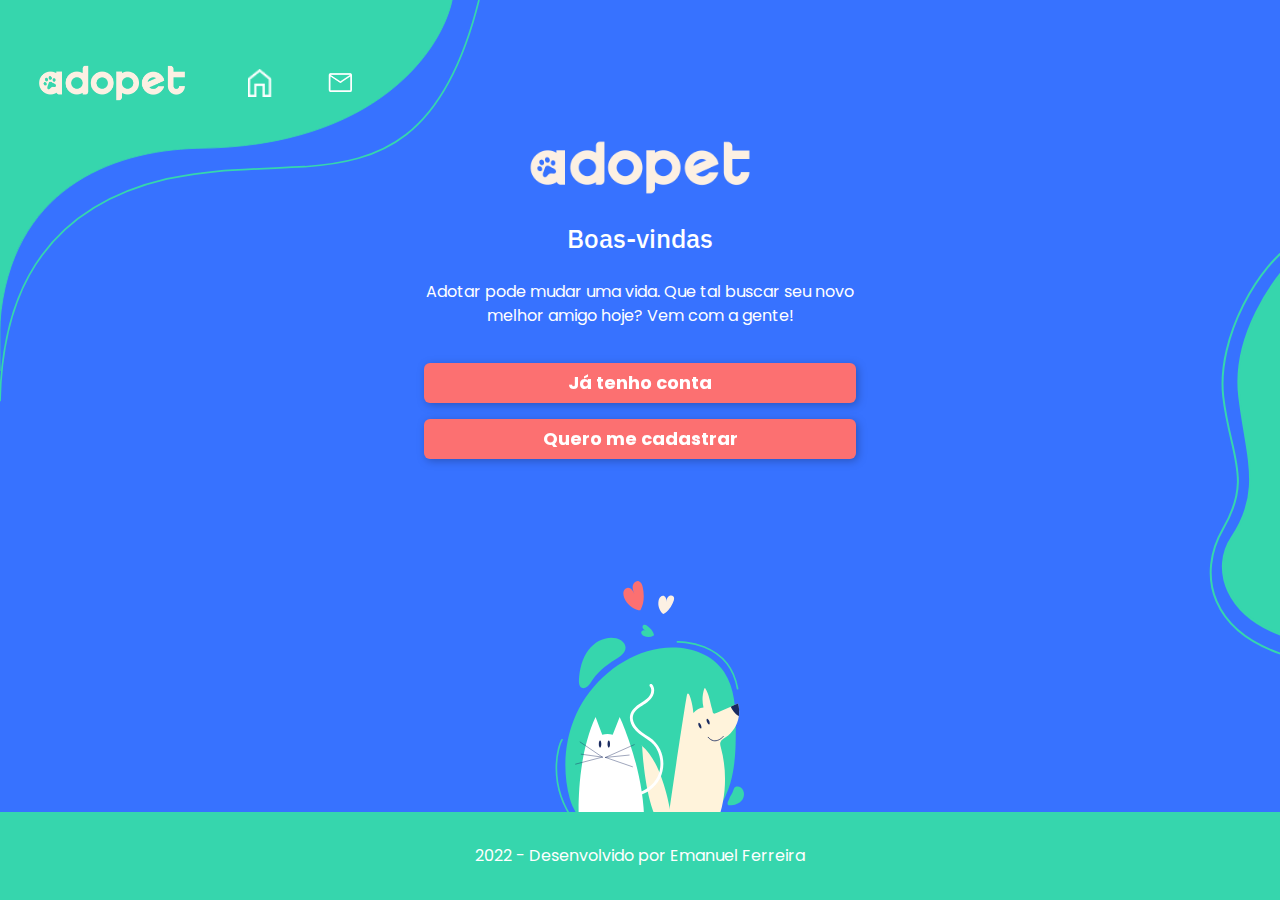
<file: index.html>
<!DOCTYPE html>
<html lang="pt-br">
<head>
    <meta charset="UTF-8">
    <meta http-equiv="X-UA-Compatible" content="IE=edge">
    <meta name="viewport" content="width=device-width, initial-scale=1.0">
    <title>adopet - inicio</title>
    <link rel="stylesheet" href="assets/css/reset.css">
    <link rel="stylesheet" href="assets/css/style.css">
    <link rel="stylesheet" href="assets/css/inicio.css">
</head>
<body>
    <div class="container inicio">
        <header>
            <img src="assets/vectors/Forma 1.svg" alt="forma 1">
            <div class="menu">
                <ul class="menu__lista">
                    <li class="menu-lista__itens"><a href="index.html"><img class="menu-logo" src="assets/img/adopet-logo1.png" alt=""></a></li>
                    <li class="menu-lista__itens"><a href="home.html"><img class="menu-lista-itens__img" src="assets/vectors/Casa.png" alt="casa"></a></li>
                    <li class="menu-lista__itens"><a href="mensagem.html"><img class="menu-lista-itens__img" src="assets/vectors/Mensagens.png" alt="mensagens"></a></li>
                </ul>
            </div>
        </header>
        <main>
            <div class="main-container">
                <img src="assets/img/adopet-logo1.png" alt="" class="main__logo">
                <h3>Boas-vindas</h3>
                <p class="p-mobile">Que tal mudar sua vida adotando seu novo melhor amigo? Vem com a gente!</p>
                <p class="p-desktop">Adotar pode mudar uma vida. Que tal buscar seu novo melhor amigo hoje? Vem com a gente!</p>
                <div class="main__botoes">
                    <a href="login.html"><button class="botao">Já tenho conta</button></a>
                    <a href="cadastro.html"><button class="botao">Quero me cadastrar</button></a>
                </div>
            </div>
            <img class="forma-lateral" src="assets/vectors/Forma 2.svg" alt="forma2">
        </main>
        <footer>
            <img src="assets/vectors/Ilustração 1.svg" alt="ilustracao1" class="footer__img">
            <div class="footer-container">
                <p>2022 - Desenvolvido por Emanuel Ferreira</p>
            </div>
        </footer>
    </div>
</body>
</html>
</file>
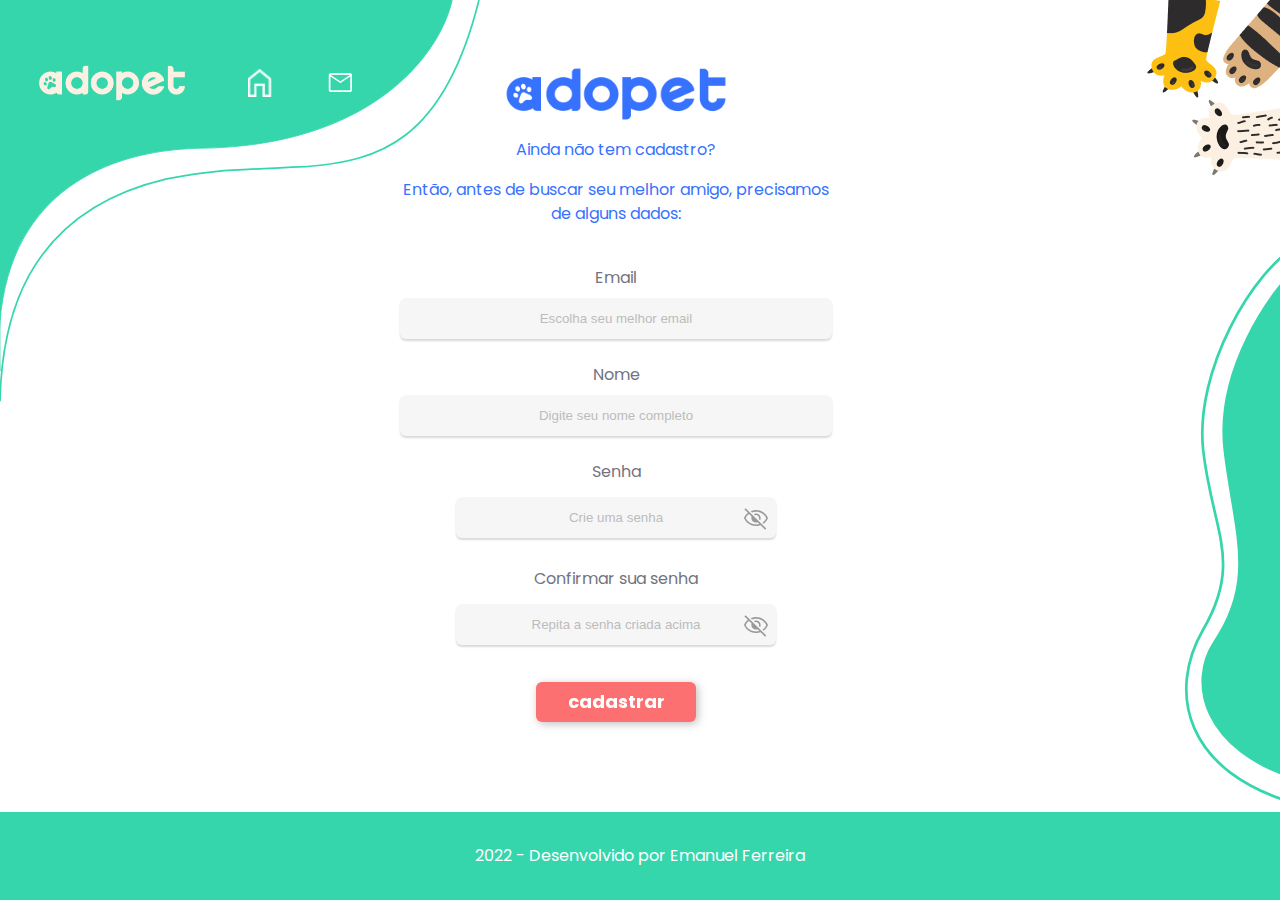
<file: cadastro.html>
<!DOCTYPE html>
<html lang="pt-br">
<head>
    <meta charset="UTF-8">
    <meta http-equiv="X-UA-Compatible" content="IE=edge">
    <meta name="viewport" content="width=device-width, initial-scale=1.0">
    <title>adopet - cadastro</title>
    <link rel="stylesheet" href="assets/css/reset.css">
    <link rel="stylesheet" href="assets/css/style.css">
    <link rel="stylesheet" href="assets/css/cadastro.css">
</head>
<body>
    <div class="container cadastro">
        <img class="patas" src="assets/vectors/Patas.png" alt="">
        <header>
            <img src="assets/vectors/Forma 1.svg" alt="forma 1">
            <div class="menu">
                <ul class="menu__lista">
                    <li class="menu-lista__itens"><a href="index.html"><img class="menu-logo" src="assets/img/adopet-logo1.png" alt=""></a></li>
                    <li class="menu-lista__itens"><a href="home.html"><img class="menu-lista-itens__img" src="assets/vectors/Casa.png" alt="casa"></a></li>
                    <li class="menu-lista__itens"><a href="mensagem.html"><img class="menu-lista-itens__img" src="assets/vectors/Mensagens.png" alt="mensagens"></a></li>
                </ul>
            </div>
        </header>
        <main>
            <div class="main-container">
                <img src="assets/img/adopet-logo2.png" alt="" class="cadastro__logo">
                <p>Ainda não tem cadastro?</p>
                <p>Então, antes de buscar seu melhor amigo, precisamos de alguns dados:</p>
                <form action="">
                    <label for="email">Email</label>
                    <input placeholder="Escolha seu melhor email" type="email" name="email" id="email">
                    <label for="nome">Nome</label>
                    <input placeholder="Digite seu nome completo" type="text" name="nome" id="nome">
                    <label for="senha">Senha</label>
                    <div class="senha-container">
                        <input class="senha" placeholder="Crie uma senha" type="password" name="senha" id="senha">
                        <img src="assets/vectors/preguica.svg" class="mudar" alt="mudar visibilidade">
                    </div>
                    <label for="confirmarSenha">Confirmar sua senha</label>
                    <div class="senha-container">
                        <input class="senha" placeholder="Repita a senha criada acima" type="password" name="confirmarSenha" id="confirmarSenha">
                        <img src="assets/vectors/preguica.svg" class="mudar" alt="mudar visibilidade" id="mudarConfirmarSenha">
                    </div>
                    <button type="submit" class="botao">cadastrar</button>
                </form>
            </div>
            <img class="forma-lateral" src="assets/vectors/Forma 2 flipada.svg" alt="forma2">
            <img class="forma-lateral" src="assets/vectors/Forma 2.svg" alt="forma2">
        </main>
        <footer>
            <div class="footer-container">
                <p>2022 - Desenvolvido por Emanuel Ferreira</p>
            </div>
        </footer>
    </div>
    <script src="assets/scripts/toggleView.js"></script>
</body>
</html>
</file>
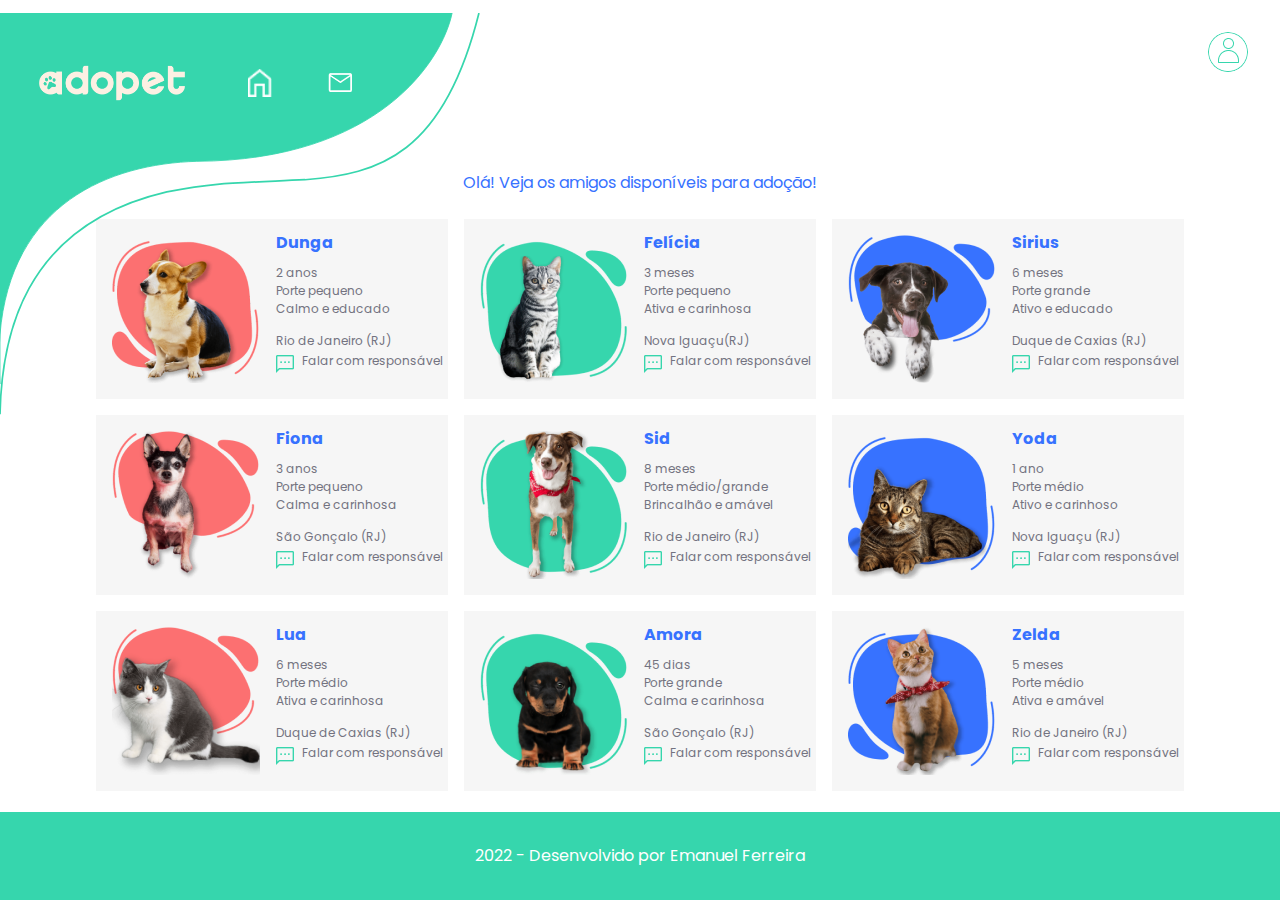
<file: home.html>
<!DOCTYPE html>
<html lang="pt-br">
<head>
    <meta charset="UTF-8">
    <meta http-equiv="X-UA-Compatible" content="IE=edge">
    <meta name="viewport" content="width=device-width, initial-scale=1.0">
    <title>adopet - home</title>
    <link rel="stylesheet" href="assets/css/reset.css">
    <link rel="stylesheet" href="assets/css/style.css">
    <link rel="stylesheet" href="assets/css/home.css">
</head>
<body>
    <div class="container home">
        <a href="perfil.html"><img src="assets/vectors/Usuário.png" class="imgUsuario" alt="imagem do usuario"></a>
        <header>
            <img src="assets/vectors/Forma 1.svg" alt="forma 1">
            <div class="menu">
                <ul class="menu__lista">
                    <li class="menu-lista__itens"><a href="index.html"><img class="menu-logo" src="assets/img/adopet-logo1.png" alt=""></a></li>
                    <li class="menu-lista__itens"><a href="home.html"><img class="menu-lista-itens__img" src="assets/vectors/Casa.png" alt="casa"></a></li>
                    <li class="menu-lista__itens"><a href="mensagem.html"><img class="menu-lista-itens__img" src="assets/vectors/Mensagens.png" alt="mensagens"></a></li>
                </ul>
            </div>
        </header>
        <main>
            <p class="home-texto">Olá! Veja os amigos disponíveis para adoção!</p>
            <div class="pets">
                <div class="pet-card">
                    <img src="assets/img/Imagem Dunga.png" alt="Dunga" class="pet__img">
                    <p class="pet__nome">Dunga</p>
                    <div class="pet__informacoes">
                        <p>2 anos</p>
                        <p>Porte pequeno</p>
                        <p>Calmo e educado</p>
                    </div>
                    <p class="pet__localizacao">Rio de Janeiro (RJ)</p>
                    <div class="pet__responsavel">
                        <img src="assets/vectors/ícone mensagem.png" alt="" class="pet-responsavel__icon">
                        <p class="pet-responsavel__texto">Falar com responsável</p>
                    </div>
                </div>
                <div class="pet-card">
                    <img src="assets/img/Imagens Felícia.png" alt="Felícia" class="pet__img">
                    <p class="pet__nome">Felícia</p>
                    <div class="pet__informacoes">
                        <p>3 meses</p>
                        <p>Porte pequeno</p>
                        <p>Ativa e carinhosa</p>
                    </div>
                    <p class="pet__localizacao">Nova Iguaçu(RJ)</p>
                    <div class="pet__responsavel">
                        <img src="assets/vectors/ícone mensagem.png" alt="" class="pet-responsavel__icon">
                        <p class="pet-responsavel__texto">Falar com responsável</p>
                    </div>
                </div>
                <div class="pet-card">
                    <img src="assets/img/Imagem - sirius.png" alt="Sirius" class="pet__img">
                    <p class="pet__nome">Sirius</p>
                    <div class="pet__informacoes">
                        <p>6 meses</p>
                        <p>Porte grande</p>
                        <p>Ativo e educado</p>
                    </div>
                    <p class="pet__localizacao">Duque de Caxias (RJ)</p>
                    <div class="pet__responsavel">
                        <img src="assets/vectors/ícone mensagem.png" alt="" class="pet-responsavel__icon">
                        <p class="pet-responsavel__texto">Falar com responsável</p>
                    </div>
                </div>
                <div class="pet-card">
                    <img src="assets/img/Imagem-Fiona.png" alt="Fiona" class="pet__img">
                    <p class="pet__nome">Fiona</p>
                    <div class="pet__informacoes">
                        <p>3 anos</p>
                        <p>Porte pequeno</p>
                        <p>Calma e carinhosa</p>
                    </div>
                    <p class="pet__localizacao">São Gonçalo (RJ)</p>
                    <div class="pet__responsavel">
                        <img src="assets/vectors/ícone mensagem.png" alt="" class="pet-responsavel__icon">
                        <p class="pet-responsavel__texto">Falar com responsável</p>
                    </div>
                </div>
                <div class="pet-card">
                    <img src="assets/img/Imagem - Sid.png" alt="Sid" class="pet__img">
                    <p class="pet__nome">Sid</p>
                    <div class="pet__informacoes">
                        <p>8 meses</p>
                        <p>Porte médio/grande</p>
                        <p>Brincalhão e amável</p>
                    </div>
                    <p class="pet__localizacao">Rio de Janeiro (RJ)</p>
                    <div class="pet__responsavel">
                        <img src="assets/vectors/ícone mensagem.png" alt="" class="pet-responsavel__icon">
                        <p class="pet-responsavel__texto">Falar com responsável</p>
                    </div>
                </div>
                <div class="pet-card">
                    <img src="assets/img/Imagem - Yoda.png" alt="Yoda" class="pet__img">
                    <p class="pet__nome">Yoda</p>
                    <div class="pet__informacoes">
                        <p>1 ano</p>
                        <p>Porte médio</p>
                        <p>Ativo e carinhoso</p>
                    </div>
                    <p class="pet__localizacao">Nova Iguaçu (RJ)</p>
                    <div class="pet__responsavel">
                        <img src="assets/vectors/ícone mensagem.png" alt="" class="pet-responsavel__icon">
                        <p class="pet-responsavel__texto">Falar com responsável</p>
                    </div>
                </div>
                <div class="pet-card">
                    <img src="assets/img/Imagenm Lua.png" alt="Lua" class="pet__img">
                    <p class="pet__nome">Lua</p>
                    <div class="pet__informacoes">
                        <p>6 meses</p>
                        <p>Porte médio</p>
                        <p>Ativa e carinhosa</p>
                    </div>
                    <p class="pet__localizacao">Duque de Caxias (RJ)</p>
                    <div class="pet__responsavel">
                        <img src="assets/vectors/ícone mensagem.png" alt="" class="pet-responsavel__icon">
                        <p class="pet-responsavel__texto">Falar com responsável</p>
                    </div>
                </div>
                <div class="pet-card">
                    <img src="assets/img/Imagem - Amora.png" alt="Amora" class="pet__img">
                    <p class="pet__nome">Amora</p>
                    <div class="pet__informacoes">
                        <p>45 dias</p>
                        <p>Porte grande</p>
                        <p>Calma e carinhosa</p>
                    </div>
                    <p class="pet__localizacao">São Gonçalo (RJ)</p>
                    <div class="pet__responsavel">
                        <img src="assets/vectors/ícone mensagem.png" alt="" class="pet-responsavel__icon">
                        <p class="pet-responsavel__texto">Falar com responsável</p>
                    </div>
                </div>
                <div class="pet-card">
                    <img src="assets/img/Imagem - Zelda.png" alt="Zelda" class="pet__img">
                    <p class="pet__nome">Zelda</p>
                    <div class="pet__informacoes">
                        <p>5 meses</p>
                        <p>Porte médio</p>
                        <p>Ativa e amável</p>
                    </div>
                    <p class="pet__localizacao">Rio de Janeiro (RJ)</p>
                    <div class="pet__responsavel">
                        <img src="assets/vectors/ícone mensagem.png" alt="" class="pet-responsavel__icon">
                        <p class="pet-responsavel__texto">Falar com responsável</p>
                    </div>
                </div>
            </div>
        </main>
        <footer>
            <div class="footer-container">
                <p>2022 - Desenvolvido por Emanuel Ferreira</p>
            </div>
        </footer>
    </div>
</body>
</html>
</file>
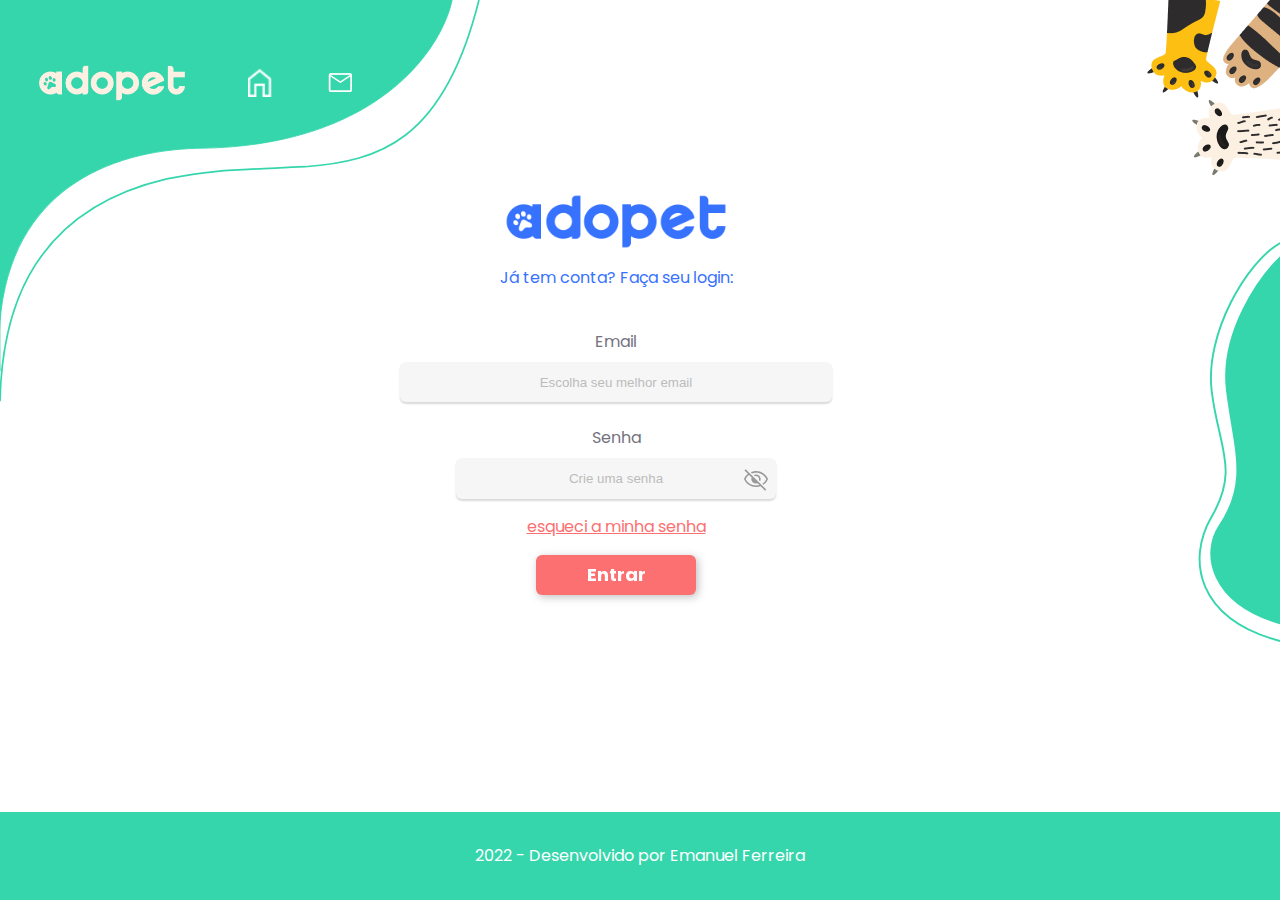
<file: login.html>
<!DOCTYPE html>
<html lang="pt-br">
<head>
    <meta charset="UTF-8">
    <meta http-equiv="X-UA-Compatible" content="IE=edge">
    <meta name="viewport" content="width=device-width, initial-scale=1.0">
    <title>adopet - login</title>
    <link rel="stylesheet" href="assets/css/reset.css">
    <link rel="stylesheet" href="assets/css/style.css">
    <link rel="stylesheet" href="assets/css/login.css">
</head>
<body>
    <div class="container login">
        <img class="patas" src="assets/vectors/Patas.png" alt="">
        <header>
            <img src="assets/vectors/Forma 1.svg" alt="forma 1">
            <div class="menu">
                <ul class="menu__lista">
                    <li class="menu-lista__itens"><a href="index.html"><img class="menu-logo" src="assets/img/adopet-logo1.png" alt=""></a></li>
                    <li class="menu-lista__itens"><a href="home.html"><img class="menu-lista-itens__img" src="assets/vectors/Casa.png" alt="casa"></a></li>
                    <li class="menu-lista__itens"><a href="mensagem.html"><img class="menu-lista-itens__img" src="assets/vectors/Mensagens.png" alt="mensagens"></a></li>
                </ul>
            </div>
        </header>
        <main>
            <div class="main-container">
                <img src="assets/img/adopet-logo2.png" alt="" class="login__logo">
                <p>Já tem conta? Faça seu login:</p>
                <form action="">
                    <label for="email">Email</label>
                    <input placeholder="Escolha seu melhor email" type="email" name="email" id="email">
                    <label for="senha">Senha</label>
                    <div class="senha-container">
                        <input class="senha" placeholder="Crie uma senha" type="password" name="senha" id="senha">
                        <img src="assets/vectors/preguica.svg" class="mudar" alt="mudar visibilidade">
                    </div>
                    <a href="#">esqueci a minha senha</a>
                    <button type="submit" class="botao">Entrar</button>
                </form>
            </div>
            <img class="forma-lateral" src="assets/vectors/Forma 2 flipada.svg" alt="forma2">
            <img class="forma-lateral" src="assets/vectors/Forma 2.svg" alt="forma2">
        </main>
        <footer>
            <div class="footer-container">
                <p>2022 - Desenvolvido por Emanuel Ferreira</p>
            </div>
        </footer>
    </div>
    <script src="assets/scripts/toggleView.js"></script>
</body>
</html>
</file>
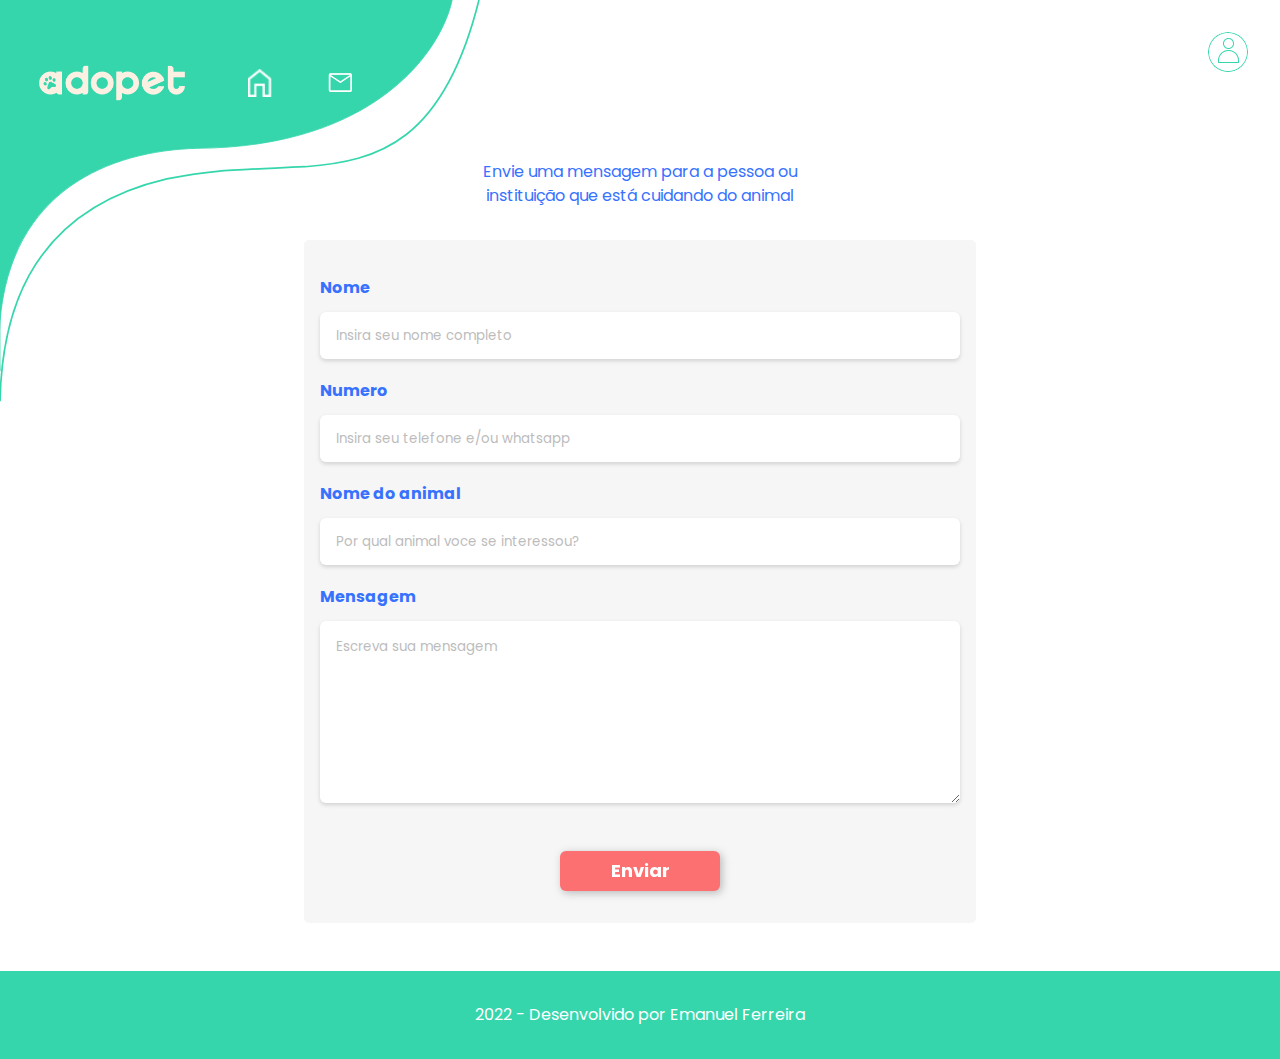
<file: mensagem.html>
<!DOCTYPE html>
<html lang="pt-br">
<head>
    <meta charset="UTF-8">
    <meta http-equiv="X-UA-Compatible" content="IE=edge">
    <meta name="viewport" content="width=device-width, initial-scale=1.0">
    <title>adopet - home</title>
    <link rel="stylesheet" href="assets/css/reset.css">
    <link rel="stylesheet" href="assets/css/style.css">
    <link rel="stylesheet" href="assets/css/mensagem.css">
</head>
<body>
    <div class="container home">
        <a href="perfil.html"><img src="assets/vectors/Usuário.png" class="imgUsuario" alt="imagem do usuario"></a>
        <header>
            <img src="assets/vectors/Forma 1.svg" alt="forma 1">
            <div class="menu">
                <ul class="menu__lista">
                    <li class="menu-lista__itens"><a href="index.html"><img class="menu-logo" src="assets/img/adopet-logo1.png" alt=""></a></li>
                    <li class="menu-lista__itens"><a href="home.html"><img class="menu-lista-itens__img" src="assets/vectors/Casa.png" alt="casa"></a></li>
                    <li class="menu-lista__itens"><a href="mensagem.html"><img class="menu-lista-itens__img" src="assets/vectors/Mensagens.png" alt="mensagens"></a></li>
                </ul>
            </div>
        </header>
        <main>
            <p class="mensagem-texto">Envie uma mensagem para a pessoa ou instituição que está cuidando do animal</p>
            <form action="" class="mensagem-form">
                <label for="nome">Nome</label>
                <input placeholder="Insira seu nome completo" type="text" name="nome" id="">
                <label for="numero">Numero</label>
                <input placeholder="Insira seu telefone e/ou whatsapp" type="tel" name="numero" id="">
                <label for="nomeAnimal">Nome do animal</label>
                <input placeholder="Por qual animal voce se interessou?" type="text" name="nomeAnimal" id="">
                <label for="mensagem">Mensagem</label>
                <textarea placeholder="Escreva sua mensagem" name="mensagem" id="" cols="30" rows="10"></textarea>
                <button class="botao">Enviar</button>
            </form>
        </main>
        <footer>
            <div class="footer-container">
                <p>2022 - Desenvolvido por Emanuel Ferreira</p>
            </div>
        </footer>
    </div>
</body>
</html>
</file>
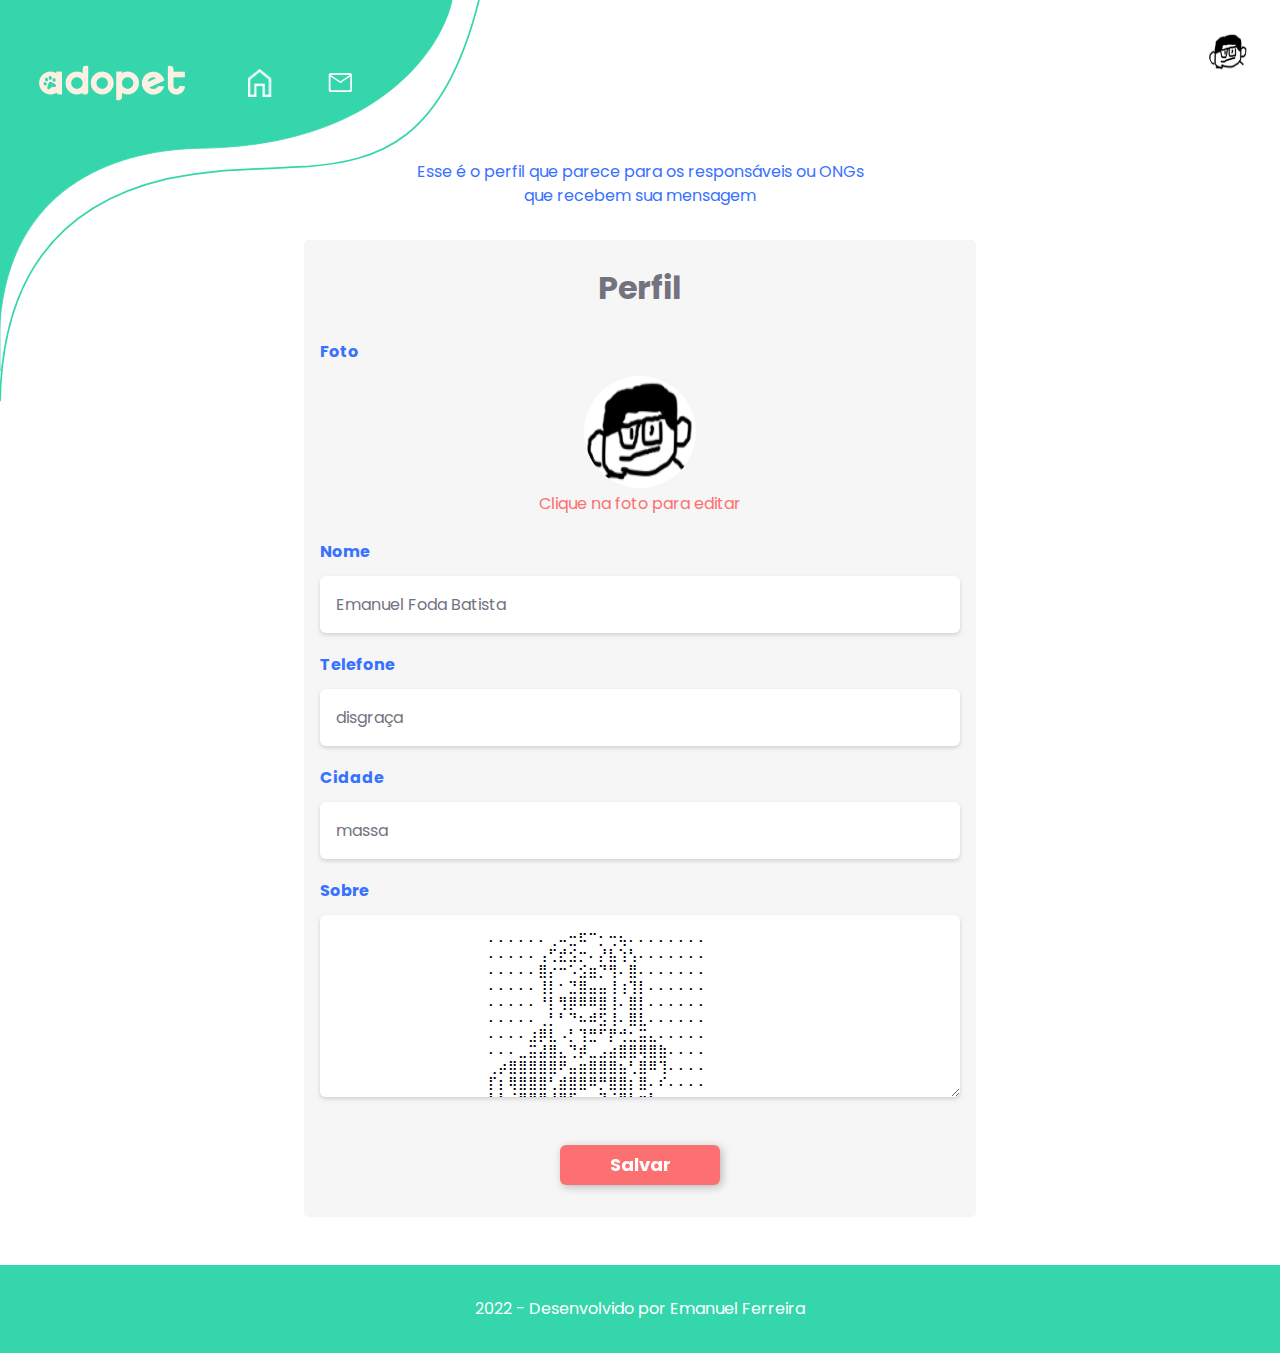
<file: perfil.html>
<!DOCTYPE html>
<html lang="pt-br">
<head>
    <meta charset="UTF-8">
    <meta http-equiv="X-UA-Compatible" content="IE=edge">
    <meta name="viewport" content="width=device-width, initial-scale=1.0">
    <title>adopet - home</title>
    <link rel="stylesheet" href="assets/css/reset.css">
    <link rel="stylesheet" href="assets/css/style.css">
    <link rel="stylesheet" href="assets/css/mensagem.css">
    <link rel="stylesheet" href="assets/css/perfil.css">
</head>
<body>
    <div class="container home">
        <a href="perfil.html"><img src="assets/img/eukk.png" class="imgUsuario" alt="imagem do usuario"></a>
        <header>
            <img src="assets/vectors/Forma 1.svg" alt="forma 1">
            <div class="menu">
                <ul class="menu__lista">
                    <li class="menu-lista__itens"><a href="index.html"><img class="menu-logo" src="assets/img/adopet-logo1.png" alt=""></a></li>
                    <li class="menu-lista__itens"><a href="home.html"><img class="menu-lista-itens__img" src="assets/vectors/Casa.png" alt="casa"></a></li>
                    <li class="menu-lista__itens"><a href="mensagem.html"><img class="menu-lista-itens__img" src="assets/vectors/Mensagens.png" alt="mensagens"></a></li>
                </ul>
            </div>
        </header>
        <main>
            <p class="mensagem-texto">Esse é o perfil que parece para os responsáveis ou ONGs que recebem sua mensagem</p>
            <form action="" class="mensagem-form">
                <h1>Perfil</h1>
                <label for="">Foto</label>
                <img src="assets/img/eukk.png" class="imgPerfil" alt="imagem do usuario">
                <span>Clique na foto para editar</span>
                <label for="nome">Nome</label>
                <input value="Emanuel Foda Batista" type="text" name="nome" id="">
                <label for="numero">Telefone</label>
                <input value="disgraça" type="tel" name="numero" id="">
                <label for="nomeAnimal">Cidade</label>
                <input value="massa" type="text" name="nomeAnimal" id="">
                <label for="mensagem">Sobre</label>
                <textarea name="mensagem" id="" cols="30" rows="10">
                   ⠄⠄⠄⠄⠄⠄⢀⠤⣒⠯⠉⡂⢒⢦⠄⠄⠄⠄⠄⠄⠄⠄
                   ⠄⠄⠄⠄⠄⢠⢋⣞⣪⡒⠄⡜⣧⢱⢣⠄⠄⠄⠄⠄⠄⠄ 
                   ⠄⠄⠄⠄⠄⣿⡔⠒⠡⣪⣶⡙⢻⠄⣿⠄⠄⠄⠄⠄⠄⠄ 
                   ⠄⠄⠄⠄⠄⢸⡇⠂⣙⣿⣤⣤⢸⢰⢹⡇⠄⠄⠄⠄⠄⠄ 
                   ⠄⠄⠄⠄⠄⠘⡇⢻⡿⠿⠿⣿⢸⠄⣿⡇⠄⠄⠄⠄⠄⠄ 
                   ⠄⠄⠄⠄⠄⢀⡃⠃⠙⠦⠾⣫⢸⠄⣿⣇⠄⠄⠄⠄⠄⠄ 
                   ⠄⠄⠄⠄⣰⡿⣇⠠⡃⢹⣛⠋⡟⢚⣂⣭⣄⠄⠄⠄⠄⠄ 
                   ⠄⠄⠄⣀⣭⣼⣿⣄⢙⡾⣀⣠⣴⣿⣿⢿⣿⣷⠄⠄⠄⠄ 
                   ⢀⡴⣿⣿⣿⣿⣿⠟⣤⣶⣿⣿⣿⣦⢃⣿⠿⢹⠄⠄⠄⠄ 
                   ⡏⡆⢿⣿⣿⣿⢃⣾⣿⣿⠿⡛⣿⣿⡆⣿⠄⠎⠄⠄⠄⠄ 
                   ⡇⡇⠈⠛⢿⣿⢸⡿⠋⠄⠄⢹⠈⢻⡇⣶⠃⠄⠄⠄⠄⠄ 
                   ⠳⣧⣀⣀⣀⡬⡘⠄⠄⠄⠄⡜⠄⢀⢇⠞⣾⠄⠄⠄⠄⠄ 
                   ⠄⠄⠄⡇⠈⢧⠄⠓⠦⣤⣼⡤⠔⢫⠛⣼⡿⠄⠄⠄⠄⠄ 
                   ⠄⠄⠄⡇⠄⠄⠳⣄⣾⠃⠄⠄⣠⢧⠄⣠⣬⣤⡀⠄⠄⠄ 
                   ⠤⣄⣀⡇⠄⠄⠰⣿⠁⠄⠄⣠⡃⣥⣽⣿⣿⣿⣿⣷⡀⠄ 
                   ⡄⠄⢿⡇⠄⠄⣷⠄⠄⠄⡴⠿⠄⣛⣭⣤⣶⣦⠄⢲⣬⡄ 
                   ⠘⡀⠘⡇⠄⢸⠏⠄⢀⣞⠤⠾⣿⣿⣿⣿⣿⣿⣷⣾⣿⣿ 
                   ⠄⠧⣘⠖⠒⠋⠄⣠⠟⠓⠠⣄⠄⠙⢿⣿⣿⣿⣿⣿⣿⣿ 
                   ⢚⠅⡪⡢⠄⡠⠚⠄⠄⠄⠄⠄⠑⣄⠄⠹⣿⣿⣿⣿⣿⣿ 
                   ⣥⠫⢺⡤⠋⠄⠄⠄⠄⠄⠄⠄⠄⠘⡄⠄⢻⣿⣿⣿⠿⠁ 
                   ⣨⠗⠚⠄⠄⠄⠄⠄⠄⠄⠄⠄⠄⠄⡇⠄⡸⠛⠉⠄⠄⠄</textarea>
                <button class="botao">Salvar</button>
            </form>
        </main>
        <footer>
            <div class="footer-container">
                <p>2022 - Desenvolvido por Emanuel Ferreira</p>
            </div>
        </footer>
    </div>
</body>
</html>
</file>
<file: assets/css/style.css>
@import url('https://fonts.googleapis.com/css2?family=IBM+Plex+Sans:wght@500&display=swap');
@import url('https://fonts.googleapis.com/css2?family=Poppins:ital,wght@0,100;0,200;0,300;0,400;0,500;0,600;0,700;0,800;0,900;1,100;1,200;1,300;1,400;1,500;1,600;1,700;1,800;1,900&display=swap');

:root {
    --cor-primaria: #3772FF;
    --cor-secundaria: #36D6AD;
    --cor-terciaria-coral: #FC7071;
    --cor-terciaria-creme: #FCF0E3;
    --cor-detalhes-claro: #F6F6F6;
    --cor-detalhes-medio: #BCBCBC;
    --cor-detalhes-escuro: #737380;        
}

.container {
    width: 100%;
    height: 100vh;
    display: flex;
    flex-direction: column;
    justify-content: space-between;
}

.botao {
    height: 40px;
    width: 100%;
    border-radius: 6px;
    background-color: var(--cor-terciaria-coral);
    color: #fff;
    font-family: 'Poppins', sans-serif;
    font-style: normal;
    font-weight: 700;
    font-size: 18px;
    line-height: 24px;
    filter: drop-shadow(2px 2px 4px rgba(0, 0, 0, 0.25));
    cursor: pointer;
    border: none;
}

.senha-container {
    margin: auto;
    max-width: 20rem;
    display: flex;
}

.mudar {
    width: 1.5rem;
    height: 1.5rem;
    position: absolute;
    right: 0;
    margin: .6rem .5rem 0 0;
    cursor: pointer;
}

@media screen and (min-width: 768px) {
    .mudar{
        right: 3.5rem;
    }
}

/** header **/

.imgUsuario {
    width: 2.5rem;
    height: 2.5rem;
    position: absolute;
    top: 2rem;
    right: 2rem;
    cursor: pointer;
    transition: .2s;
    border-radius: 100%;
}

.imgUsuario:hover {
    transform: scale(1.1);
}

@media screen and (min-width: 1440px) {
    .imgUsuario {
        right: 5rem;
    }
}

header {
    height: 15rem;
}

.botao:hover {
    background-color: #FF9D9E;
}

.menu {
    position: absolute;
    top: 2.5rem;
    left: 1rem;
}

.menu__lista {
    display: flex;
    width: 13rem;
    justify-content: space-between;
    align-items: center;
}

.menu-logo {
    width: 7rem;
    cursor: pointer;
    transition: .2s;
}

.menu-lista-itens__img{
    width: 1.2rem;
    cursor: pointer;
    transition: .2s;
}

.menu-lista-itens__img:hover, .menu-logo:hover {
    transform: scale(1.1);
}

@media screen and (max-width: 560px) {
    header img {
        max-width: 100%;
    }

    .menu {
        position: absolute;
        top: 2.5rem;
        left: 1rem;
    }

    .menu-logo {
        display: none;
    }

    .menu__lista {
        width: 6rem;
        margin-left: 2rem;
    }

    .menu-lista__itens:nth-last-child(3) {
        display: none;
    }

    .menu-lista-itens__img {
        width: 1.45rem;
    }
}

@media screen and (max-width: 768px){
    .menu {
        top: 4rem;
        left: 3rem;
    }
}

@media screen and (min-width: 768px){
    header img {
        width: 25rem;
    }

    .menu {
        top: 3rem;
        left: 3rem;
    }
}


@media screen and (max-width: 360px){
    .menu {
        top: 2rem;
        left: 1rem;
    }
}


@media screen and (min-width: 1100px) {
    header img {
        width: 30rem;
    }

    .menu {
        top: 4rem;
        left: 2rem;
    }

    .menu__lista {
        width: 20rem;
    }

    .menu-logo {
        width: 10rem;
    }

    .menu-lista-itens__img {
        width: 1.5rem;
    }
}

/** footer **/

footer {
    margin-top: 1rem;
    color: #FFFFFF;
    background-color: var(--cor-primaria);
    display: flex;
    flex-direction: column;
    align-items: center;
}

.footer__img {
    width: 20rem;
    margin-bottom: -3rem;
}

.footer-container {
    width: 100%;
    padding: 2rem 0;
    font-family: 'Poppins', sans-serif;
    font-style: normal;
    font-weight: 400;
    font-size: 16px;
    line-height: 24px;
    /* or 150% */

    text-align: center;
    background-color: var(--cor-secundaria);
}

@media screen and (max-width: 360px) {
    .footer__img {
        width: 10rem;
        margin-bottom: -1rem;
    }
}

@media screen and (min-width: 360px) {
    .footer__img {
        width: 10rem;
        margin-bottom: -1rem;
    }
}

@media screen and (min-width: 768px) {
    .footer__img {
        width: 15rem;
        margin-bottom: -2rem;
    }
}

@media screen and (min-width: 1100px) {
    footer {
        margin-top: 2rem;
    }

    .footer__img {
        width: 13rem;
        margin-bottom: -2rem;
    }
}
</file>
<file: assets/css/inicio.css>
body {
    background-color: var(--cor-primaria);
}

.inicio {
    background-color: var(--cor-primaria);
    z-index: -1;
    color: #fff;
}

/** main **/

.main-container {
    margin: auto;
    width: 14rem;
    height: 20rem;
    display: flex;
    flex-direction: column;
    justify-content: space-between;
    align-items: center;
    position: relative;
    z-index: 2;
}

.p-desktop {
    display: none;
}

.main__logo {
    max-width: 20rem;
}

@media screen and (max-width: 360px) {
    .main__logo {
        width: 11rem;
    }

    main {
        margin-top: -8rem;
    }
}

@media screen and (min-width: 360px) {
    .main__logo {
        width: 11rem;
    }

    main {
        margin-top: -8rem;
    }
}

@media screen and (min-width: 768px) {
    .main__logo {
        width: 15rem;
    }

    .p-mobile {
        display: none;
    }

    .p-desktop {
        display: block;
    }

    main {
        margin-top: -11rem;
    }
}

@media screen and (min-width: 1100px) {
    .main-container {
        margin-top: -1rem;
        width: 27rem;
    }
}

.forma-lateral {
    position: absolute;
    right: 0;
    top: 50%;
    margin-top: -208px;
    z-index: 1;
}

h3 {
    font-family: 'IBM Plex Sans', sans-serif;
    font-style: normal;
    font-weight: 500;
    font-size: 26px;
    line-height: 48px;
    text-align: center;
}

p {
    font-family: 'Poppins', sans-serif;
    font-style: normal;
    font-weight: 400;
    font-size: 16px;
    line-height: 24px;
    /* or 150% */

    text-align: center;
}

.main__botoes {
    display: flex;
    flex-direction: column;
    justify-content: space-between;
    height: 6rem;
    width: 100%;
    margin-top: 1rem;
}
</file>
<file: assets/css/cadastro.css>
.patas {
    position: absolute;
    top: 0;
    right: 0;
}

.forma-lateral:nth-last-child(1){
    width: 7rem;
}

@media screen and (max-width: 360px) {
    .forma-lateral:nth-last-child(1){
        display: none;
    }
    .forma-lateral:nth-last-child(2){
        position: absolute;
        left: 0;
        top: 60%;
        z-index: -1;
    }
}

@media screen and (min-width: 360px) {
    .forma-lateral:nth-last-child(1){
        display: none;
    }
    .forma-lateral:nth-last-child(2){
        position: absolute;
        left: 0;
        top: 60%;
        z-index: -1;
    }
}

@media screen and (min-width: 768px) {
    .forma-lateral:nth-last-child(1){
        display: block;
        position: absolute;
        width: 6rem;
        right: 0;
        top: 50%;
        margin-top: -208px;
        z-index: -1;
    }
    .forma-lateral:nth-last-child(2){
        display: none;
    }
}

/** main **/

main {
    padding: 0 1rem;
    margin: -6rem auto 0 auto;
}

@media screen and (min-width: 360px) {
    main {
        padding: 1rem;
        width: 20rem;
    }
}

@media screen and (min-width: 768px) {
    main {
        padding: 3rem;
        width: 30rem;
    }
}

.main-container {
    width:  100%;
    display: flex;
    flex-direction: column;
    justify-content: center;
    text-align: center;
    align-items: center;
    position: relative;
    z-index: 2;
}

@media screen and (min-width: 768px) {
    .main-container {
        margin-top: -6.5rem;
        width: 27rem;
    }
}

@media screen and (min-width: 1100px) {
    .main-container {
        margin-top: -8.5rem;
        width: 27rem;
    }
}

.main-container p {
    margin-top: 1rem;
    color: var(--cor-primaria);
    font-family: 'Poppins', sans-serif;
    font-style: normal;
    font-weight: 400;
    font-size: 16px;
    line-height: 24px;
}

.cadastro__logo {
    width: 15rem;
}

.main-container form {
    width: 100%;
    height: 30rem;
    margin-top: 1rem;
    display: flex;
    flex-direction: column;
    justify-content: space-between;
    font-family: 'Poppins', sans-serif;
    font-style: normal;
    font-weight: 400;
    font-size: 16px;
    line-height: 24px;
}

.main-container form label {
    margin: 1.5rem 0 .5rem 0;
    color: var(--cor-detalhes-escuro);
}

.main-container form input {
    text-align: center;
    padding: .8rem 0;
    background-color: var(--cor-detalhes-claro);
    border: none;
    box-shadow: 0px 2px 2px rgba(0, 0, 0, 0.15);
    border-radius: 6px;
}

.main-container form input::placeholder { /* Chrome, Firefox, Opera, Safari 10.1+ */
    color: var(--cor-detalhes-medio);
    opacity: 1; /* Firefox */
}
  
.main-container form input:-ms-input-placeholder { /* Internet Explorer 10-11 */
    color: var(--cor-detalhes-medio);
}
  
.main-container form input::-ms-input-placeholder { /* Microsoft Edge */
    color: var(--cor-detalhes-medio);
}

.senha {
    width: 20rem;
    margin: auto;
}

.main-container form button {
    width: 10rem;
    margin: 2rem auto 0 auto;
}
</file>
<file: assets/css/home.css>
main {
    margin-top: -13rem;
}

@media screen and (min-width: 360px) {
    main {
        margin-top: -10rem;
    }
}

@media screen and (max-width: 768px) {
    main {
        margin-top: -3rem;
    }
}

@media screen and (min-width: 1440px) {
    main {
        margin-top: -13rem;
    }
}


.home-texto {
    width: 15rem;
    margin: auto;
    margin-top: 1rem;
    color: var(--cor-primaria);
    font-family: 'Poppins', sans-serif;
    font-style: normal;
    font-weight: 400;
    font-size: 16px;
    line-height: 24px;
    text-align: center;
}

.pets {
    display: flex;
    flex-wrap: wrap;
    flex-direction: column;
    justify-content: center;
    align-items: center;
}

.pet-card {
    z-index: -1;
    width: 100%;
    margin: 1rem 0;
    color: var(--cor-detalhes-escuro);
    font-family: 'Poppins', sans-serif;
    font-style: normal;
    font-weight: 400;
    font-size: 12px;
    background-color: var(--cor-detalhes-claro);
}

@media screen and (min-width: 768px) {
    .home-texto {
        margin: 4rem auto 1rem auto;
        width: 23rem;
    }

    .pets {
        flex-direction: row;
    }

    .pet-card {
        width: 22rem;
        margin: .5rem;
    }
}

@media screen and (min-width: 1440px) {
    .pets {
        width: 74rem;
        margin: auto;
    }
}

.pet__img {
    float: left;
    margin: 1rem;
}

.pet__nome {
    font-size: 16px;
    font-weight: bold;
    color: var(--cor-primaria);
    margin: 1rem 0;
}

.pet__informacoes p {
    margin: .4rem 0;
}

.pet__localizacao {
    margin: 1.2rem 0 .5rem 0;
}

.pet-responsavel__icon {
    float: left;
    margin-right: .5rem;
}

footer {
    margin: 0;
}
</file>
<file: assets/css/login.css>
.patas {
    position: absolute;
    top: 0;
    right: 0;
}

.forma-lateral:nth-last-child(1){
    width: 7rem;
}

@media screen and (max-width: 360px) {
    .forma-lateral:nth-last-child(1){
        display: none;
    }
    .forma-lateral:nth-last-child(2){
        position: absolute;
        left: 0;
        margin-top: 2rem;
        top: 45%;
        width: 5rem;
        z-index: -1;
    }
}

@media screen and (min-width: 360px) {
    .forma-lateral:nth-last-child(1){
        display: none;
    }
    .forma-lateral:nth-last-child(2){
        position: absolute;
        left: 0;
        margin-top: 2rem;
        top: 45%;
        width: 5rem;
        z-index: -1;
    }
}

@media screen and (min-width: 768px) {
    .forma-lateral:nth-last-child(1){
        display: block;
        position: absolute;
        width: 6rem;
        height: 25rem;
        right: 0;
        top: 50%;
        margin-top: -208px;
        z-index: -1;
    }
    .forma-lateral:nth-last-child(2){
        display: none;
    }
}

/** main **/

main {
    padding: 0 1rem;
    margin: -6rem auto 0 auto;
}

@media screen and (max-width: 360px) {
    main {
        padding: 1rem;
        width: 100%;
    }
}

@media screen and (min-width: 360px) {
    main {
        padding: 1rem;
        width: 20rem;
    }
}

@media screen and (min-width: 768px) {
    main {
        padding: 3rem;
        width: 30rem;
    }
}

.main-container {
    width:  100%;
    display: flex;
    flex-direction: column;
    justify-content: center;
    text-align: center;
    align-items: center;
    position: relative;
    z-index: 2;
}


@media screen and (min-width: 768px) {
    .main-container {
        margin-top: -6.5rem;
        width: 27rem;
    }
}

@media screen and (min-width: 1100px) {
    .main-container {
        margin-top: -8.5rem;
        width: 27rem;
    }
}

.main-container p {
    margin-top: 1rem;
    color: var(--cor-primaria);
    font-family: 'Poppins', sans-serif;
    font-style: normal;
    font-weight: 400;
    font-size: 16px;
    line-height: 24px;
}

.login__logo {
    width: 15rem;
}

.main-container form {
    width: 100%;
    margin-top: 1rem;
    display: flex;
    flex-direction: column;
    justify-content: space-between;
    font-family: 'Poppins', sans-serif;
    font-style: normal;
    font-weight: 400;
    font-size: 16px;
    line-height: 24px;
}

.main-container form label {
    margin: 1.5rem 0 .5rem 0;
    color: var(--cor-detalhes-escuro);
}

.main-container form input {
    text-align: center;
    padding: .8rem 0;
    background-color: var(--cor-detalhes-claro);
    border: none;
    box-shadow: 0px 2px 2px rgba(0, 0, 0, 0.15);
    border-radius: 6px;
}

.main-container form a {
    margin: 1rem 0 0 0;
    color: var(--cor-terciaria-coral);
}

.main-container form input::placeholder { /* Chrome, Firefox, Opera, Safari 10.1+ */
    color: var(--cor-detalhes-medio);
    opacity: 1; /* Firefox */
}
  
.main-container form input:-ms-input-placeholder { /* Internet Explorer 10-11 */
    color: var(--cor-detalhes-medio);
}
  
.main-container form input::-ms-input-placeholder { /* Microsoft Edge */
    color: var(--cor-detalhes-medio);
}

.senha {
    width: 20rem;
    margin: auto;
}

.main-container form button {
    width: 10rem;
    margin: 1rem auto 0 auto;
}
</file>
<file: assets/css/mensagem.css>
main {
    color: var(--cor-primaria);
    font-family: 'Poppins', sans-serif;
    font-style: normal;
    font-size: 16px;
    margin-top: -13rem;
    padding: 1rem;
}

::placeholder {
    font-family: 'Poppins', sans-serif;
    font-style: normal;
    font-weight: 400;
}

@media screen and (min-width: 360px) {
    main {
        margin-top: -10rem;
    }
}

@media screen and (max-width: 768px) {
    main {
        margin-top: -4rem;
    }
}

@media screen and (min-width: 1440px) {
    main {
        margin-top: -13rem;
    }
}

.mensagem-texto {
    text-align: center;
    max-width: 14rem;
    margin: auto;
    line-height: 24px;
}

@media screen and (min-width: 768px) {
    .mensagem-texto {
        margin: 4rem auto 1rem auto;
        max-width: 23rem;
    }
}

.mensagem-form {
    border-radius: 5px;
    display: flex;
    flex-direction: column;
    justify-content: center;
    padding: 1rem;
    margin: 2rem auto 0 auto;
    max-width: 40rem;
    background-color: var(--cor-detalhes-claro);
}

input[value]{
    color: var(--cor-detalhes-escuro);
    font-family: 'Poppins', sans-serif;
    font-style: normal;
    font-size: 16px;
}

.mensagem-form label {
    margin: 1.5rem 0 1rem 0;
    font-weight: bold;
}

.mensagem-form input, textarea {
    border: none;
    padding: 1rem;
    box-shadow: 0px 2px 4px rgba(0, 0, 0, 0.15);
    border-radius: 6px;
}

.main-container form a {
    margin: 1rem 0 0 0;
    color: var(--cor-terciaria-coral);
}

form input::placeholder, textarea::placeholder { /* Chrome, Firefox, Opera, Safari 10.1+ */
    color: var(--cor-detalhes-medio);
    opacity: 1; /* Firefox */
}
  
form input:-ms-input-placeholder, textarea::placeholder { /* Internet Explorer 10-11 */
    color: var(--cor-detalhes-medio);
}
  
form input::-ms-input-placeholder, textarea::placeholder { /* Microsoft Edge */
    color: var(--cor-detalhes-medio);
}

.botao {
    width: 10rem;
    margin: 3rem auto 1rem auto;
}
</file>
<file: assets/css/perfil.css>
form h1 {
    text-align: center;
    color: var(--cor-detalhes-escuro);
    font-weight: bold;
    font-size: 2rem;
    margin: 1rem 0;
}

form img {
    width: 7rem;
    height: 7rem;
    border-radius: 100%;
    margin: auto;
}

form span {
    text-align: center;
    margin: .5rem 0;
    color: var(--cor-terciaria-coral);
    cursor: pointer;
}

form span:hover {
    text-decoration: underline;
}

.mensagem-texto {
    max-width: 29rem;
    padding: 0 2rem;
}
</file>
